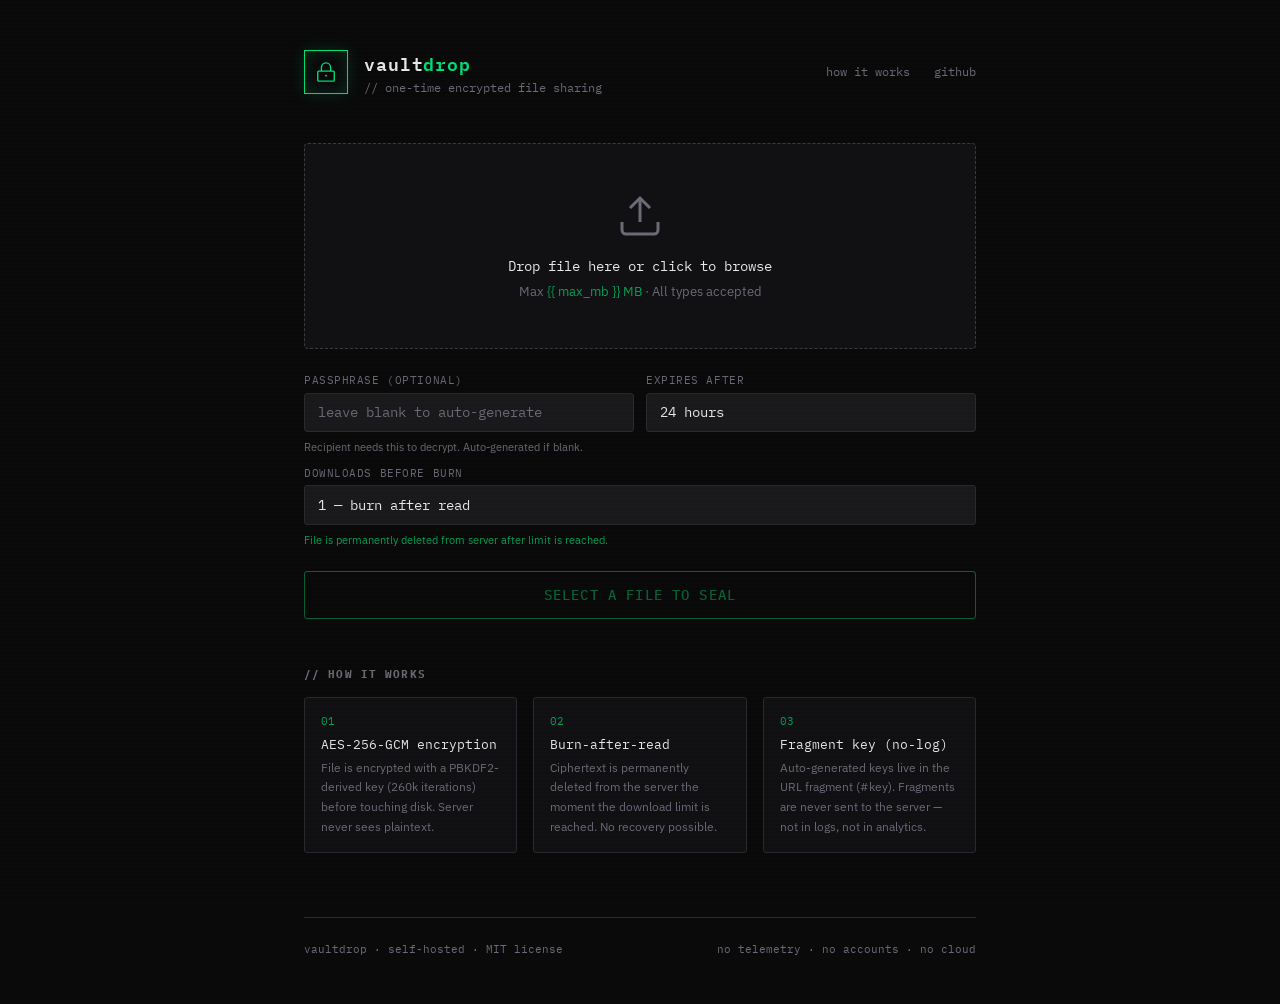
<file: index.html>
<!DOCTYPE html>
<html lang="en">
<head>
<meta charset="UTF-8">
<meta name="viewport" content="width=device-width, initial-scale=1">
<title>vaultdrop — one-time encrypted file sharing</title>
<link rel="preconnect" href="https://fonts.googleapis.com">
<link href="https://fonts.googleapis.com/css2?family=IBM+Plex+Mono:wght@400;500;600&family=IBM+Plex+Sans:wght@300;400;500&display=swap" rel="stylesheet">
<style>
:root {
  --bg:        #0a0a0b;
  --surface:   #111113;
  --surface2:  #1a1a1d;
  --border:    #2a2a2f;
  --border2:   #3a3a42;
  --green:     #00e07a;
  --green-dim: #00a358;
  --green-glow:#00e07a28;
  --text:      #e8e8ec;
  --muted:     #6b6b78;
  --danger:    #ff4d6a;
  --mono:      'IBM Plex Mono', monospace;
  --sans:      'IBM Plex Sans', sans-serif;
}
* { box-sizing: border-box; margin: 0; padding: 0; }
html { background: var(--bg); color: var(--text); font-family: var(--sans); min-height: 100vh; }

/* scanline overlay */
body::before {
  content: '';
  position: fixed; inset: 0;
  background: repeating-linear-gradient(0deg, transparent, transparent 2px, rgba(0,0,0,.03) 2px, rgba(0,0,0,.03) 4px);
  pointer-events: none; z-index: 0;
}

body { position: relative; z-index: 1; }

.page { max-width: 720px; margin: 0 auto; padding: 3rem 1.5rem; }

/* ── header ── */
header { display: flex; align-items: center; gap: 1rem; margin-bottom: 3rem; }
.logo-mark {
  width: 44px; height: 44px; border: 1.5px solid var(--green);
  display: grid; place-items: center;
  box-shadow: 0 0 16px var(--green-glow), inset 0 0 16px var(--green-glow);
  animation: pulse 4s ease-in-out infinite;
}
@keyframes pulse {
  0%,100% { box-shadow: 0 0 12px var(--green-glow), inset 0 0 12px var(--green-glow); }
  50%      { box-shadow: 0 0 28px var(--green-glow), inset 0 0 24px var(--green-glow); }
}
.logo-mark svg { width: 22px; height: 22px; stroke: var(--green); fill: none; stroke-width: 1.5; }
.logo-text { font-family: var(--mono); font-size: 1.1rem; font-weight: 600; letter-spacing: .05em; }
.logo-text span { color: var(--green); }
.tagline { font-size: .75rem; color: var(--muted); font-family: var(--mono); margin-top: 2px; }

nav { margin-left: auto; display: flex; gap: 1.5rem; }
nav a { font-family: var(--mono); font-size: .75rem; color: var(--muted); text-decoration: none; transition: color .15s; }
nav a:hover { color: var(--green); }

/* ── drop zone ── */
.drop-zone {
  border: 1.5px dashed var(--border2);
  border-radius: 4px;
  padding: 3rem 2rem;
  text-align: center;
  cursor: pointer;
  transition: border-color .2s, background .2s;
  position: relative;
  overflow: hidden;
  background: var(--surface);
}
.drop-zone.drag-over { border-color: var(--green); background: var(--green-glow); }
.drop-zone.has-file  { border-color: var(--green-dim); }

.drop-icon { margin: 0 auto 1rem; width: 48px; height: 48px; }
.drop-icon svg { stroke: var(--muted); fill: none; stroke-width: 1.5; transition: stroke .2s; }
.drop-zone:hover .drop-icon svg,
.drop-zone.drag-over .drop-icon svg { stroke: var(--green); }

.drop-title { font-family: var(--mono); font-size: .9rem; color: var(--text); margin-bottom: .5rem; }
.drop-sub   { font-size: .8rem; color: var(--muted); }
.drop-sub em { color: var(--green-dim); font-style: normal; }

.file-chosen {
  display: none;
  align-items: center; gap: .75rem;
  background: var(--surface2);
  border-radius: 3px; padding: .75rem 1rem;
  margin-top: 1rem; text-align: left;
}
.file-chosen.show { display: flex; }
.file-chosen .fname { font-family: var(--mono); font-size: .8rem; color: var(--green); flex: 1; overflow: hidden; text-overflow: ellipsis; white-space: nowrap; }
.file-chosen .fsize { font-family: var(--mono); font-size: .75rem; color: var(--muted); white-space: nowrap; }
.file-clear { background: none; border: none; color: var(--muted); cursor: pointer; font-size: 1rem; padding: 0 2px; }
.file-clear:hover { color: var(--danger); }

#fileInput { display: none; }

/* ── options ── */
.options { margin-top: 1.5rem; display: grid; gap: .75rem; }

.opt-row { display: grid; grid-template-columns: 1fr 1fr; gap: .75rem; }
@media (max-width: 520px) { .opt-row { grid-template-columns: 1fr; } }

.field { display: flex; flex-direction: column; gap: .35rem; }
.field label { font-family: var(--mono); font-size: .7rem; color: var(--muted); letter-spacing: .05em; text-transform: uppercase; }

.field input, .field select {
  background: var(--surface2); border: 1px solid var(--border);
  color: var(--text); font-family: var(--mono); font-size: .85rem;
  padding: .6rem .8rem; border-radius: 3px;
  outline: none; transition: border-color .15s;
  appearance: none;
}
.field input:focus, .field select:focus { border-color: var(--green); }
.field input::placeholder { color: var(--muted); }

.hint { font-size: .7rem; color: var(--muted); margin-top: .15rem; }
.hint.green { color: var(--green-dim); }

/* ── submit ── */
.btn-vault {
  margin-top: 1.5rem; width: 100%;
  background: transparent;
  border: 1.5px solid var(--green);
  color: var(--green);
  font-family: var(--mono); font-size: .9rem; font-weight: 500;
  padding: .85rem;
  cursor: pointer; border-radius: 3px;
  transition: background .15s, box-shadow .15s, transform .1s;
  letter-spacing: .08em;
  position: relative; overflow: hidden;
}
.btn-vault:hover:not(:disabled) {
  background: var(--green-glow);
  box-shadow: 0 0 24px var(--green-glow);
}
.btn-vault:active:not(:disabled) { transform: scale(.99); }
.btn-vault:disabled { opacity: .4; cursor: not-allowed; }

/* loading bar inside button */
.btn-vault .bar {
  position: absolute; left: 0; top: 0; height: 100%;
  background: var(--green-glow); width: 0; transition: width .3s;
}
.btn-vault span { position: relative; z-index: 1; }

/* ── result ── */
.result {
  display: none;
  margin-top: 2rem;
  border: 1px solid var(--green-dim);
  border-radius: 4px;
  background: var(--surface);
  overflow: hidden;
  animation: slideIn .3s ease;
}
@keyframes slideIn { from { opacity:0; transform: translateY(8px); } to { opacity:1; transform: translateY(0); } }
.result.show { display: block; }

.result-header {
  display: flex; align-items: center; gap: .75rem;
  padding: 1rem 1.25rem;
  border-bottom: 1px solid var(--border);
  background: var(--surface2);
}
.result-header .dot {
  width: 8px; height: 8px; border-radius: 50%;
  background: var(--green);
  box-shadow: 0 0 8px var(--green);
  animation: blink 2s ease-in-out infinite;
}
@keyframes blink { 0%,100%{opacity:1} 50%{opacity:.4} }
.result-header h2 { font-family: var(--mono); font-size: .85rem; color: var(--green); flex: 1; }
.result-badge {
  font-family: var(--mono); font-size: .7rem;
  border: 1px solid var(--green-dim); color: var(--green-dim);
  padding: .2rem .6rem; border-radius: 2px;
}

.result-body { padding: 1.25rem; }

.link-row {
  display: flex; align-items: center; gap: .5rem;
  background: var(--surface2); border: 1px solid var(--border);
  border-radius: 3px; padding: .6rem .8rem;
  margin-bottom: 1rem;
}
.link-row .link-val {
  font-family: var(--mono); font-size: .8rem; color: var(--text);
  flex: 1; overflow: hidden; text-overflow: ellipsis; white-space: nowrap;
  word-break: break-all;
}
.btn-copy {
  background: none; border: 1px solid var(--border2);
  color: var(--muted); font-family: var(--mono); font-size: .7rem;
  padding: .3rem .7rem; cursor: pointer; border-radius: 2px;
  white-space: nowrap; transition: color .15s, border-color .15s;
}
.btn-copy:hover { color: var(--green); border-color: var(--green); }
.btn-copy.copied { color: var(--green); border-color: var(--green); }

.result-meta {
  display: grid; grid-template-columns: repeat(3,1fr); gap: .75rem;
  margin-top: 1rem;
}
.meta-item { display: flex; flex-direction: column; gap: .25rem; }
.meta-label { font-family: var(--mono); font-size: .65rem; color: var(--muted); text-transform: uppercase; letter-spacing: .05em; }
.meta-val   { font-family: var(--mono); font-size: .8rem; color: var(--text); }

.warn-box {
  margin-top: 1rem;
  padding: .75rem 1rem;
  border-left: 2px solid var(--danger);
  background: rgba(255,77,106,.06);
  font-size: .78rem; color: var(--muted);
  font-family: var(--mono);
  line-height: 1.6;
}
.warn-box strong { color: var(--danger); }

/* ── error ── */
.error-box {
  display: none; margin-top: 1rem;
  padding: .75rem 1rem;
  border: 1px solid var(--danger);
  background: rgba(255,77,106,.06);
  font-family: var(--mono); font-size: .8rem; color: var(--danger);
  border-radius: 3px;
}
.error-box.show { display: block; }

/* ── footer ── */
footer { margin-top: 4rem; padding-top: 1.5rem; border-top: 1px solid var(--border); display: flex; justify-content: space-between; align-items: center; flex-wrap: gap; }
footer p { font-family: var(--mono); font-size: .7rem; color: var(--muted); }
footer a { color: var(--muted); text-decoration: none; }
footer a:hover { color: var(--green); }

/* ── how it works ── */
.how { margin-top: 3rem; }
.how h2 { font-family: var(--mono); font-size: .7rem; color: var(--muted); text-transform: uppercase; letter-spacing: .1em; margin-bottom: 1rem; }
.steps { display: grid; grid-template-columns: repeat(3,1fr); gap: 1rem; }
@media (max-width: 520px) { .steps { grid-template-columns: 1fr; } }
.step { padding: 1rem; border: 1px solid var(--border); border-radius: 3px; background: var(--surface); }
.step-num { font-family: var(--mono); font-size: .7rem; color: var(--green-dim); margin-bottom: .5rem; }
.step-title { font-family: var(--mono); font-size: .82rem; color: var(--text); margin-bottom: .3rem; }
.step-desc { font-size: .77rem; color: var(--muted); line-height: 1.6; }

/* ── progress ── */
.upload-progress { display: none; margin-top: 1rem; }
.upload-progress.show { display: block; }
.progress-bar-wrap { background: var(--surface2); border-radius: 2px; height: 4px; overflow: hidden; margin-bottom: .5rem; }
.progress-bar-fill { height: 100%; background: var(--green); width: 0; transition: width .2s; border-radius: 2px; }
.progress-text { font-family: var(--mono); font-size: .72rem; color: var(--muted); }
</style>
</head>
<body>
<div class="page">

<header>
  <div class="logo-mark">
    <svg viewBox="0 0 24 24"><rect x="3" y="11" width="18" height="11" rx="1"/><path d="M7 11V7a5 5 0 0 1 10 0v4"/><circle cx="12" cy="16" r="1" fill="currentColor" stroke="none" style="fill:var(--green)"/></svg>
  </div>
  <div>
    <div class="logo-text">vault<span>drop</span></div>
    <div class="tagline">// one-time encrypted file sharing</div>
  </div>
  <nav>
    <a href="#how">how it works</a>
    <a href="https://github.com/franc417/vaultdrop" target="_blank">github</a>
  </nav>
</header>

<!-- Drop zone -->
<div class="drop-zone" id="dropZone">
  <div class="drop-icon">
    <svg viewBox="0 0 24 24"><path d="M21 15v4a2 2 0 0 1-2 2H5a2 2 0 0 1-2-2v-4"/><polyline points="17 8 12 3 7 8"/><line x1="12" y1="3" x2="12" y2="15"/></svg>
  </div>
  <div class="drop-title">Drop file here or click to browse</div>
  <div class="drop-sub">Max <em>{{ max_mb }} MB</em> · All types accepted</div>
  <div class="file-chosen" id="fileChosen">
    <span class="fname" id="chosenName">—</span>
    <span class="fsize" id="chosenSize">—</span>
    <button class="file-clear" id="fileClear" title="Remove file">✕</button>
  </div>
  <input type="file" id="fileInput">
</div>

<!-- Options -->
<div class="options">
  <div class="opt-row">
    <div class="field">
      <label>Passphrase (optional)</label>
      <input type="password" id="passphrase" placeholder="leave blank to auto-generate">
      <div class="hint">Recipient needs this to decrypt. Auto-generated if blank.</div>
    </div>
    <div class="field">
      <label>Expires after</label>
      <select id="ttl">
        <option value="1">1 hour</option>
        <option value="6">6 hours</option>
        <option value="24" selected>24 hours</option>
        <option value="72">3 days</option>
        <option value="168">7 days</option>
      </select>
    </div>
  </div>
  <div class="field">
    <label>Downloads before burn</label>
    <select id="burnCount">
      <option value="1" selected>1 — burn after read</option>
      <option value="2">2 downloads</option>
      <option value="5">5 downloads</option>
      <option value="10">10 downloads</option>
    </select>
    <div class="hint green">File is permanently deleted from server after limit is reached.</div>
  </div>
</div>

<div class="upload-progress" id="uploadProgress">
  <div class="progress-bar-wrap"><div class="progress-bar-fill" id="progressFill"></div></div>
  <div class="progress-text" id="progressText">Encrypting and uploading...</div>
</div>

<div class="error-box" id="errorBox"></div>

<button class="btn-vault" id="uploadBtn" disabled>
  <div class="bar" id="btnBar"></div>
  <span id="btnText">SELECT A FILE TO SEAL</span>
</button>

<!-- Result -->
<div class="result" id="result">
  <div class="result-header">
    <div class="dot"></div>
    <h2 id="resultTitle">DROP SEALED</h2>
    <span class="result-badge" id="resultBadge">BURN×1</span>
  </div>
  <div class="result-body">
    <div class="field" style="margin-bottom:.5rem">
      <label>Share this link</label>
    </div>
    <div class="link-row">
      <span class="link-val" id="resultLink">—</span>
      <button class="btn-copy" id="copyLink" onclick="copyToClipboard('resultLink','copyLink')">copy</button>
    </div>

    <div id="passphraseRow" style="display:none; margin-top:.75rem">
      <div class="field" style="margin-bottom:.5rem">
        <label>Passphrase (send separately!)</label>
      </div>
      <div class="link-row">
        <span class="link-val" id="resultPassphrase">—</span>
        <button class="btn-copy" id="copyPass" onclick="copyToClipboard('resultPassphrase','copyPass')">copy</button>
      </div>
      <div class="warn-box">
        <strong>⚠ NEVER share the passphrase in the same channel as the link.</strong><br>
        The link contains the ciphertext. The passphrase unlocks it. Separate channels = zero trust needed.
      </div>
    </div>

    <div class="result-meta" id="resultMeta"></div>
  </div>
</div>

<!-- How it works -->
<div class="how" id="how">
  <h2>// how it works</h2>
  <div class="steps">
    <div class="step">
      <div class="step-num">01</div>
      <div class="step-title">AES-256-GCM encryption</div>
      <div class="step-desc">File is encrypted with a PBKDF2-derived key (260k iterations) before touching disk. Server never sees plaintext.</div>
    </div>
    <div class="step">
      <div class="step-num">02</div>
      <div class="step-title">Burn-after-read</div>
      <div class="step-desc">Ciphertext is permanently deleted from the server the moment the download limit is reached. No recovery possible.</div>
    </div>
    <div class="step">
      <div class="step-num">03</div>
      <div class="step-title">Fragment key (no-log)</div>
      <div class="step-desc">Auto-generated keys live in the URL fragment (#key). Fragments are never sent to the server — not in logs, not in analytics.</div>
    </div>
  </div>
</div>

<footer>
  <p>vaultdrop · self-hosted · <a href="https://github.com/franc417/vaultdrop">MIT license</a></p>
  <p>no telemetry · no accounts · no cloud</p>
</footer>

</div><!-- .page -->

<script>
const dropZone   = document.getElementById('dropZone');
const fileInput  = document.getElementById('fileInput');
const fileChosen = document.getElementById('fileChosen');
const chosenName = document.getElementById('chosenName');
const chosenSize = document.getElementById('chosenSize');
const fileClear  = document.getElementById('fileClear');
const uploadBtn  = document.getElementById('uploadBtn');
const btnText    = document.getElementById('btnText');
const btnBar     = document.getElementById('btnBar');
const errorBox   = document.getElementById('errorBox');
const result     = document.getElementById('result');
const uploadProgress = document.getElementById('uploadProgress');
const progressFill   = document.getElementById('progressFill');
const progressText   = document.getElementById('progressText');

let selectedFile = null;

function formatSize(n) {
  if (n < 1024) return n + ' B';
  if (n < 1048576) return (n/1024).toFixed(1) + ' KB';
  return (n/1048576).toFixed(1) + ' MB';
}

function formatTs(ts) {
  return new Date(ts * 1000).toLocaleString();
}

function setFile(f) {
  selectedFile = f;
  chosenName.textContent = f.name;
  chosenSize.textContent = formatSize(f.size);
  fileChosen.classList.add('show');
  dropZone.classList.add('has-file');
  uploadBtn.disabled = false;
  btnText.textContent = `SEAL & UPLOAD — ${f.name}`;
  errorBox.classList.remove('show');
  result.classList.remove('show');
}

function clearFile() {
  selectedFile = null;
  fileInput.value = '';
  fileChosen.classList.remove('show');
  dropZone.classList.remove('has-file');
  uploadBtn.disabled = true;
  btnText.textContent = 'SELECT A FILE TO SEAL';
}

dropZone.addEventListener('click', e => { if (e.target !== fileClear) fileInput.click(); });
fileInput.addEventListener('change', () => { if (fileInput.files[0]) setFile(fileInput.files[0]); });
fileClear.addEventListener('click', e => { e.stopPropagation(); clearFile(); });

dropZone.addEventListener('dragover', e => { e.preventDefault(); dropZone.classList.add('drag-over'); });
dropZone.addEventListener('dragleave', ()=> dropZone.classList.remove('drag-over'));
dropZone.addEventListener('drop', e => {
  e.preventDefault(); dropZone.classList.remove('drag-over');
  if (e.dataTransfer.files[0]) setFile(e.dataTransfer.files[0]);
});

function copyToClipboard(elemId, btnId) {
  const val = document.getElementById(elemId).textContent;
  navigator.clipboard.writeText(val).then(() => {
    const btn = document.getElementById(btnId);
    btn.textContent = 'copied ✓';
    btn.classList.add('copied');
    setTimeout(() => { btn.textContent = 'copy'; btn.classList.remove('copied'); }, 2000);
  });
}

uploadBtn.addEventListener('click', async () => {
  if (!selectedFile) return;

  uploadBtn.disabled = true;
  errorBox.classList.remove('show');
  result.classList.remove('show');
  uploadProgress.classList.add('show');
  progressFill.style.width = '0%';
  progressText.textContent = 'Encrypting and uploading...';

  const formData = new FormData();
  formData.append('file', selectedFile);
  formData.append('passphrase', document.getElementById('passphrase').value);
  formData.append('ttl', document.getElementById('ttl').value);
  formData.append('burn_count', document.getElementById('burnCount').value);

  // Fake progress during upload
  let p = 0;
  const ticker = setInterval(() => {
    p = Math.min(p + Math.random()*12, 85);
    progressFill.style.width = p + '%';
  }, 200);

  try {
    const resp = await fetch('/api/drop', { method: 'POST', body: formData });
    clearInterval(ticker);
    const data = await resp.json();

    if (!resp.ok) {
      progressFill.style.width = '0%';
      uploadProgress.classList.remove('show');
      errorBox.textContent = '✕ ' + (data.error || 'Upload failed');
      errorBox.classList.add('show');
      uploadBtn.disabled = false;
      return;
    }

    progressFill.style.width = '100%';
    progressText.textContent = 'Sealed ✓';
    setTimeout(() => uploadProgress.classList.remove('show'), 800);

    // Populate result
    document.getElementById('resultLink').textContent = data.link;
    document.getElementById('resultBadge').textContent = `BURN×${data.burn_count}`;
    document.getElementById('resultTitle').textContent = 'DROP SEALED';

    const passRow = document.getElementById('passphraseRow');
    if (data.passphrase) {
      // auto-generated key shown (it's already in the link fragment but show separately too)
      document.getElementById('resultPassphrase').textContent = data.passphrase;
      passRow.style.display = 'block';
    } else {
      passRow.style.display = 'none';
    }

    const meta = document.getElementById('resultMeta');
    meta.innerHTML = `
      <div class="meta-item"><span class="meta-label">File</span><span class="meta-val">${data.filename}</span></div>
      <div class="meta-item"><span class="meta-label">Size</span><span class="meta-val">${formatSize(data.size)}</span></div>
      <div class="meta-item"><span class="meta-label">Expires</span><span class="meta-val">${formatTs(data.expires_at)}</span></div>
    `;

    result.classList.add('show');
    clearFile();

  } catch (err) {
    clearInterval(ticker);
    uploadProgress.classList.remove('show');
    errorBox.textContent = '✕ Network error: ' + err.message;
    errorBox.classList.add('show');
    uploadBtn.disabled = false;
  }
});
</script>
</body>
</html>
</file>
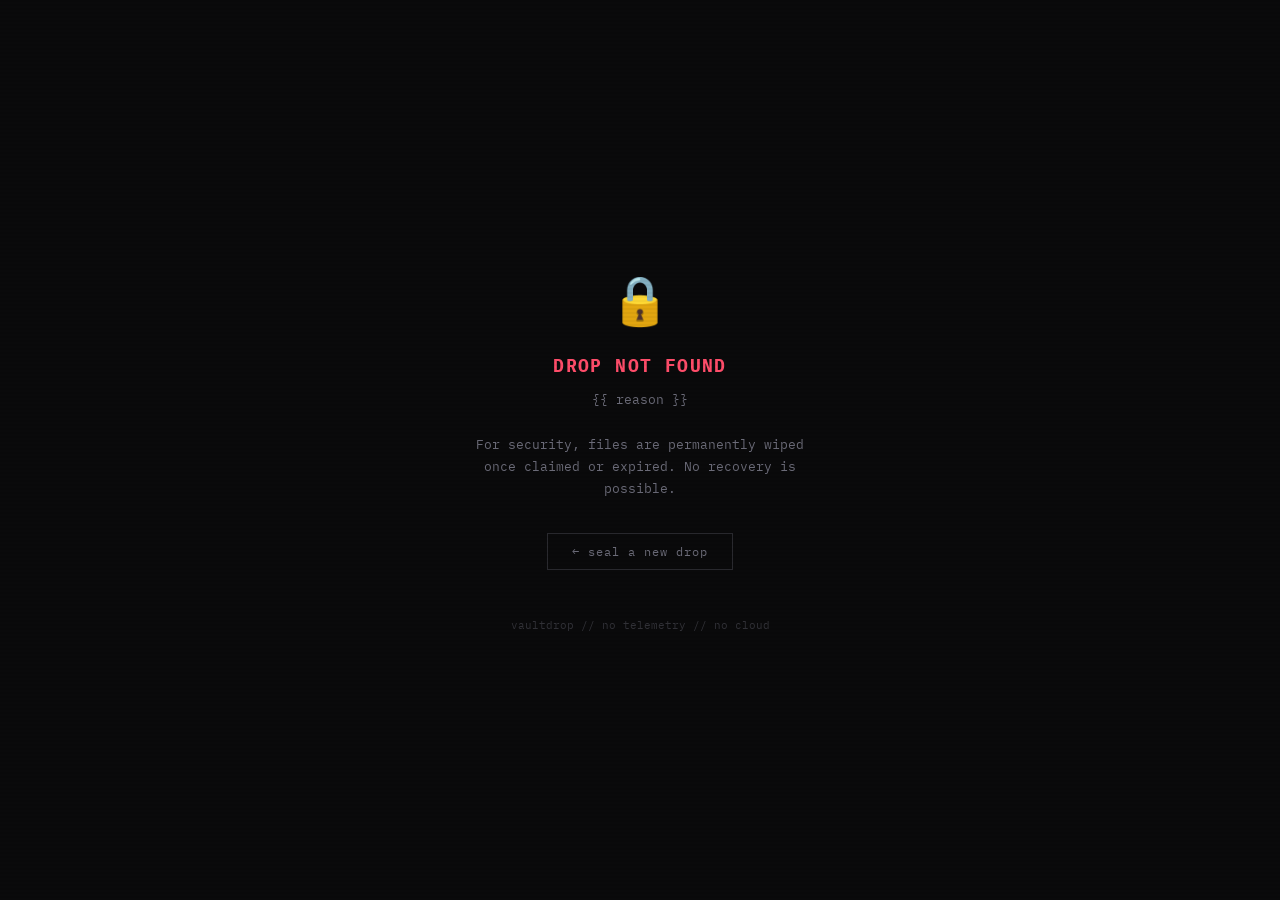
<file: gone.html>
<!DOCTYPE html>
<html lang="en">
<head>
<meta charset="UTF-8">
<meta name="viewport" content="width=device-width, initial-scale=1">
<title>vaultdrop — drop not found</title>
<link rel="preconnect" href="https://fonts.googleapis.com">
<link href="https://fonts.googleapis.com/css2?family=IBM+Plex+Mono:wght@400;500;600&display=swap" rel="stylesheet">
<style>
:root{--bg:#0a0a0b;--surface:#111113;--border:#2a2a2f;--green:#00e07a;--green-glow:#00e07a28;--text:#e8e8ec;--muted:#6b6b78;--danger:#ff4d6a;--mono:'IBM Plex Mono',monospace}
*{box-sizing:border-box;margin:0;padding:0}
html,body{background:var(--bg);color:var(--text);font-family:var(--mono);min-height:100vh;display:flex;align-items:center;justify-content:center}
body::before{content:'';position:fixed;inset:0;background:repeating-linear-gradient(0deg,transparent,transparent 2px,rgba(0,0,0,.03) 2px,rgba(0,0,0,.03) 4px);pointer-events:none}
.box{text-align:center;padding:2rem;max-width:420px}
.icon{font-size:3rem;margin-bottom:1.5rem;color:var(--danger);animation:flicker 3s ease-in-out infinite}
@keyframes flicker{0%,100%{opacity:1}50%{opacity:.6}72%{opacity:.9}74%{opacity:.4}76%{opacity:.9}}
h1{font-size:1.1rem;color:var(--danger);margin-bottom:.75rem;letter-spacing:.08em}
p{font-size:.82rem;color:var(--muted);line-height:1.7;margin-bottom:2rem}
a{display:inline-block;border:1px solid var(--border);color:var(--muted);padding:.6rem 1.5rem;text-decoration:none;font-size:.78rem;letter-spacing:.08em;transition:color .15s,border-color .15s}
a:hover{color:var(--green);border-color:var(--green)}
.code{font-size:.7rem;color:var(--muted);margin-top:3rem;opacity:.4}
</style>
</head>
<body>
<div class="box">
  <div class="icon">🔒</div>
  <h1>DROP NOT FOUND</h1>
  <p>{{ reason }}<br><br>For security, files are permanently wiped once claimed or expired. No recovery is possible.</p>
  <a href="/">← seal a new drop</a>
  <div class="code">vaultdrop // no telemetry // no cloud</div>
</div>
</body>
</html>
</file>
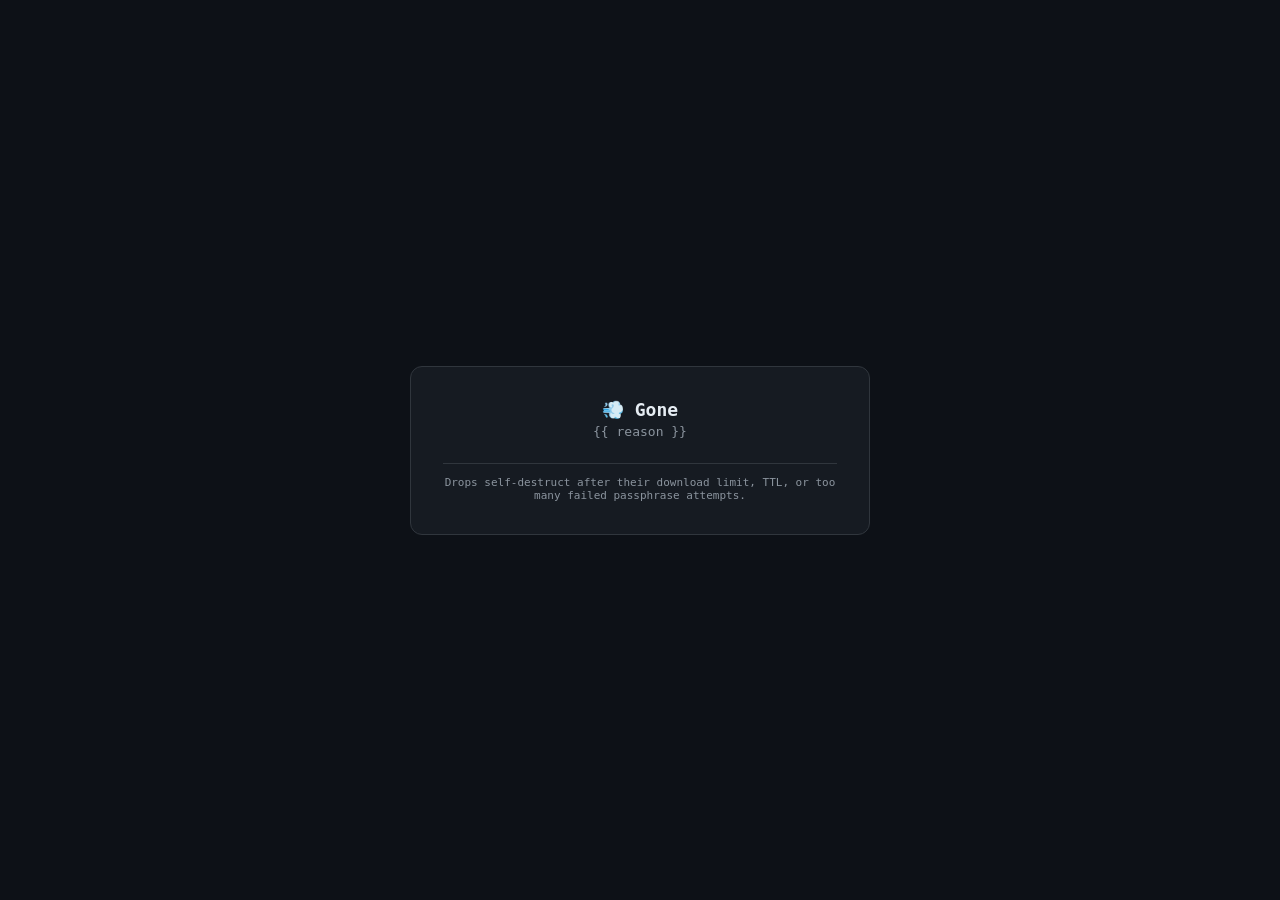
<file: templates/gone.html>
<!DOCTYPE html>
<html lang="en">
<head>
<meta charset="UTF-8">
<meta name="viewport" content="width=device-width, initial-scale=1.0">
<title>vaultdrop — gone</title>
<link rel="stylesheet" href="/static/style.css">
</head>
<body>
<div class="card" style="text-align:center;">
  <h1 style="justify-content:center;">💨 Gone</h1>
  <div class="sub" style="margin-bottom:8px;">{{ reason }}</div>
  <div class="footer-note">
    Drops self-destruct after their download limit, TTL, or too many failed passphrase attempts.
  </div>
</div>
</body>
</html>
</file>
<file: static/style.css>
:root {
  --bg: #0d1117;
  --panel: #161b22;
  --border: #30363d;
  --text: #e6edf3;
  --muted: #8b949e;
  --green: #3fb950;
  --yellow: #d29922;
  --red: #f85149;
  --accent: #58a6ff;
}
* { box-sizing: border-box; }
body {
  margin: 0; min-height: 100vh; display: flex; align-items: center; justify-content: center;
  background: var(--bg); color: var(--text);
  font-family: ui-monospace, "SF Mono", Consolas, monospace;
  padding: 24px;
}
.card {
  background: var(--panel); border: 1px solid var(--border); border-radius: 12px;
  padding: 32px; width: 100%; max-width: 460px;
}
h1 { font-size: 18px; display: flex; align-items: center; gap: 8px; margin: 0 0 4px; }
.sub { color: var(--muted); font-size: 13px; margin-bottom: 24px; }
label { display: block; font-size: 12px; color: var(--muted); margin: 16px 0 6px; }
input[type=text], input[type=password], input[type=number] {
  width: 100%; padding: 10px 12px; background: #010409; border: 1px solid var(--border);
  border-radius: 6px; color: var(--text); font-family: inherit; font-size: 14px;
}
.row { display: flex; gap: 12px; }
.row > div { flex: 1; }
button {
  width: 100%; margin-top: 20px; padding: 12px; border: none; border-radius: 6px;
  background: var(--accent); color: #0d1117; font-weight: 600; font-size: 14px;
  cursor: pointer; font-family: inherit;
}
button:disabled { opacity: 0.5; cursor: not-allowed; }
button.secondary { background: transparent; border: 1px solid var(--border); color: var(--text); }
.dropzone {
  border: 2px dashed var(--border); border-radius: 8px; padding: 32px 16px;
  text-align: center; color: var(--muted); cursor: pointer; font-size: 13px;
}
.dropzone.drag { border-color: var(--accent); color: var(--accent); }
.result { margin-top: 20px; padding: 16px; background: #010409; border-radius: 8px; border: 1px solid var(--border); display: none; }
.result.show { display: block; }
.link-box { display: flex; gap: 8px; margin: 8px 0; }
.link-box input { flex: 1; }
.link-box button { width: auto; margin: 0; padding: 8px 14px; }
.warn { color: var(--yellow); font-size: 12px; margin-top: 10px; }
.err { color: var(--red); font-size: 13px; margin-top: 12px; }
.ok { color: var(--green); }
.meta { font-size: 13px; color: var(--muted); line-height: 1.8; }
.meta b { color: var(--text); }
.progress { font-size: 13px; color: var(--accent); margin-top: 12px; }
.footer-note { margin-top: 24px; font-size: 11px; color: var(--muted); border-top: 1px solid var(--border); padding-top: 12px; }
a { color: var(--accent); }
</file>
